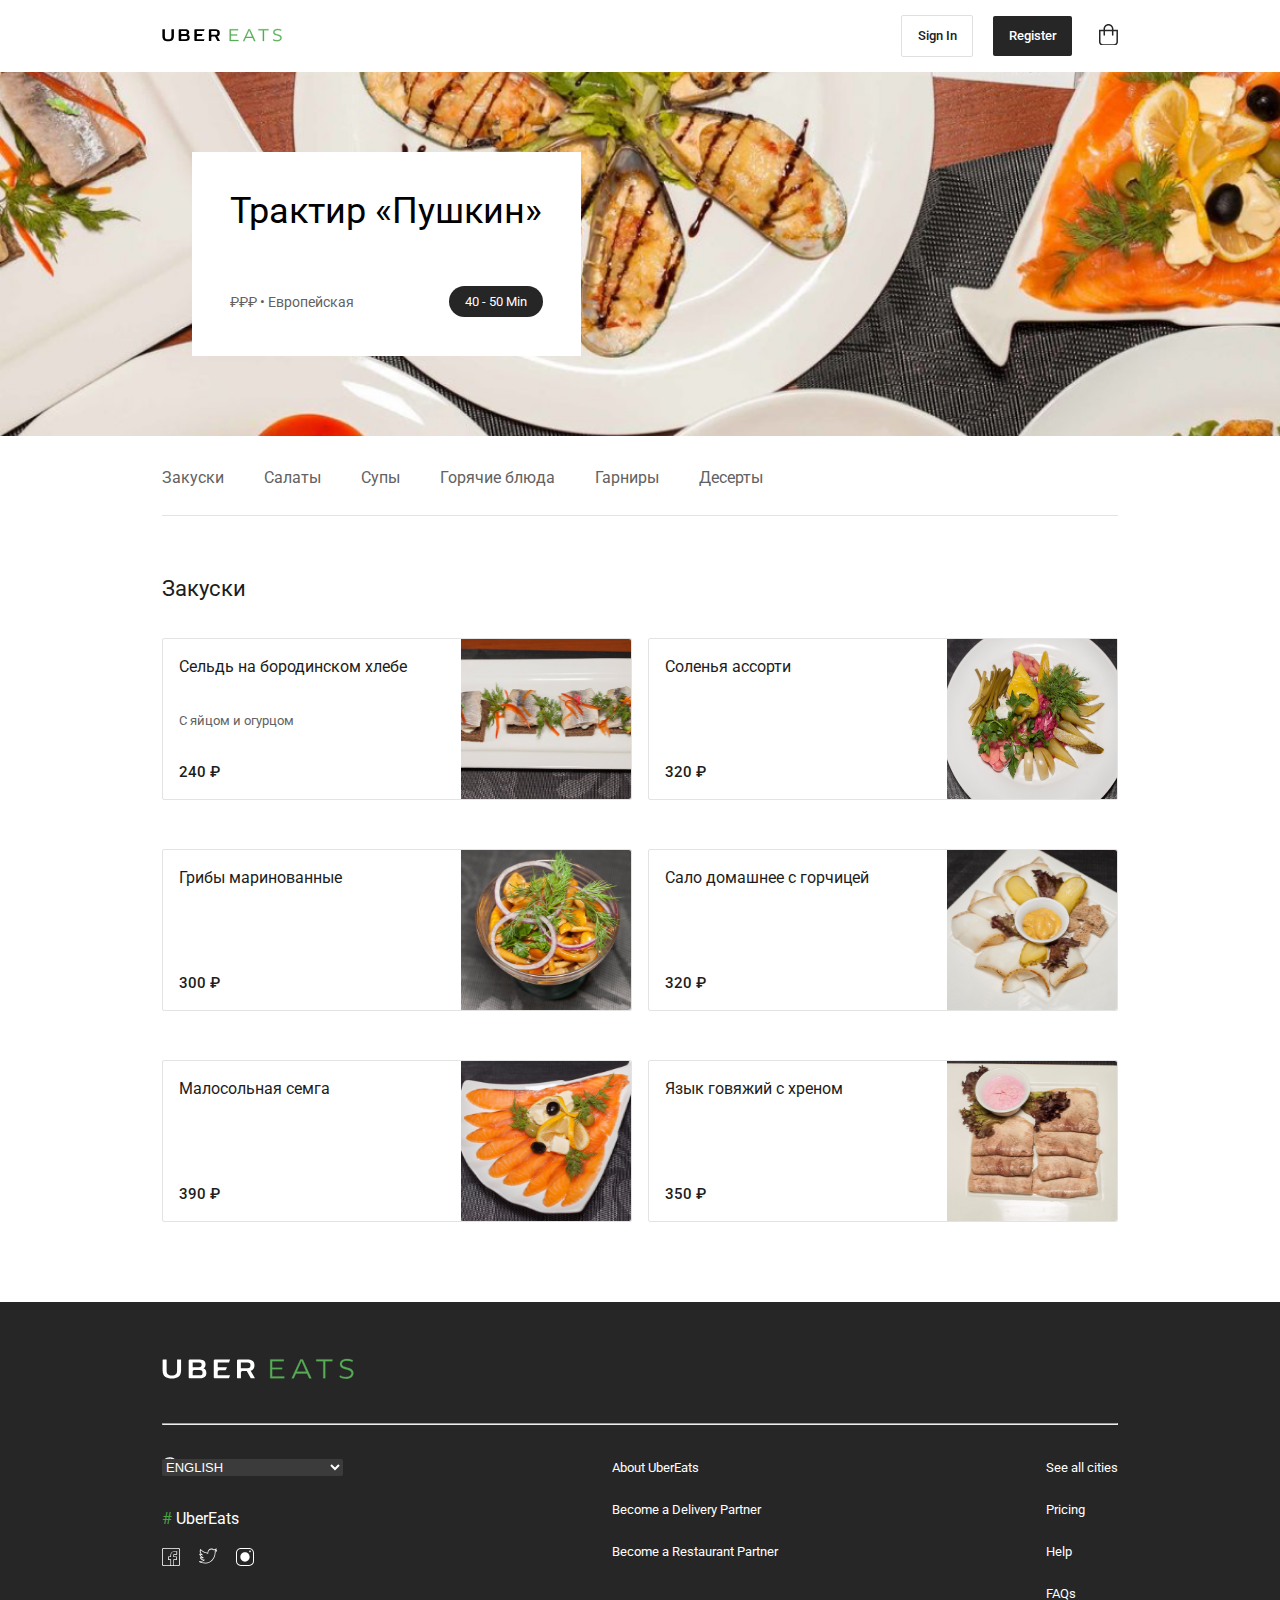
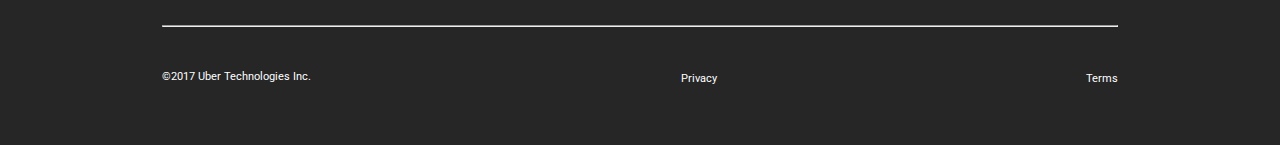
<file: index.html>
<!DOCTYPE html>
<html lang="en">
  <head>
    <meta charset="UTF-8" />
    <meta name="viewport" content="width=device-width, initial-scale=1.0" />
    <link rel="preconnect" href="https://fonts.gstatic.com" />
    <link
      href="https://fonts.googleapis.com/css2?family=Roboto:wght@400;500&display=swap"
      rel="stylesheet"
    />
    <link rel="stylesheet" href="css/style.css" />
    <link rel="stylesheet" href="css/responsive.css" />
    <title>Document</title>
  </head>
  <body>
    <header class="header">
      <div class="container header__container">
        <a href="#"
          ><img class="header__logo" src="images/black-logo.svg" alt="Logo"
        /></a>
        <div class="header__right">
          <button class="btn header__signin-btn">Sign In</button>
          <button class="btn header__reg-btn">Register</button>
          <a href="#"><i class="header__bag-icon"></i></a>
        </div>
      </div>
    </header>
    <main class="content">
      <section class="content__main-dish">
        <div class="content__background">
          <div class="dish-info content__dish-info">
            <h2 class="dish-info__title">Трактир «Пушкин»</h2>
            <div class="dish-info__details">
              <span class="dish-info__price">₽₽₽ • Европейская</span>
              <span class="dish-info__time">40 - 50 Min</span>
            </div>
          </div>
        </div>
      </section>
      <section class="content__nav">
        <nav class="container content__nav-menu">
          <ul class="content__nav-list">
            <li><a class="content__nav-item" href="#">Закуски</a></li>
            <li><a class="content__nav-item" href="#">Салаты</a></li>
            <li><a class="content__nav-item" href="#">Супы</a></li>
            <li><a class="content__nav-item" href="#">Горячие блюда</a></li>
            <li><a class="content__nav-item" href="#">Гарниры</a></li>
            <li><a class="content__nav-item" href="#">Десерты</a></li>
          </ul>
        </nav>
      </section>
      <section class="container content__menu">
        <h2 class="content__menu-title">Закуски</h2>
        <div class="content__menu-item">
          <div class="menu-item content__menu-item1">
            <div class="content__menu-description">
              <h3 class="content__dish-name">Сельдь на бородинском хлебе</h3>
              <p class="content__dish-ingredients">С яйцом и огурцом</p>
              <p class="content__dish-price">240 ₽</p>
            </div>
            <img src="images/menu1.png" alt="Photo of the dish" />
          </div>
          <div class="menu-item content__menu-item2">
            <div class="content__menu-description">
              <h3 class="content__dish-name">Соленья ассорти</h3>
              <p class="content__dish-price">320 ₽</p>
            </div>
            <img src="images/menu2.png" alt="Photo of the dish" />
          </div>
          <div class="menu-item content__menu-item3">
            <div class="content__menu-description">
              <h3 class="content__dish-name">Грибы маринованные</h3>
              <p class="content__dish-price">300 ₽</p>
            </div>
            <img src="images/menu3.png" alt="Photo of the dish" />
          </div>
          <div class="menu-item content__menu-item4">
            <div class="content__menu-description">
              <h3 class="content__dish-name">Сало домашнее с горчицей</h3>
              <p class="content__dish-price">320 ₽</p>
            </div>
            <img src="images/menu4.png" alt="Photo of the dish" />
          </div>
          <div class="menu-item content__menu-item5">
            <div class="content__menu-description">
              <h3 class="content__dish-name">Малосольная семга</h3>
              <p class="content__dish-price">390 ₽</p>
            </div>
            <img src="images/menu5.png" alt="Photo of the dish" />
          </div>
          <div class="menu-item content__menu-item6">
            <div class="content__menu-description">
              <h3 class="content__dish-name">Язык говяжий с хреном</h3>
              <p class="content__dish-price">350 ₽</p>
            </div>
            <img src="images/menu6.png" alt="Photo of the dish" />
          </div>
        </div>
      </section>
    </main>
    <footer class="footer">
      <div class="container">
        <div class="footer__logo">
          <a href="#"
            ><img class="header__logo" src="images/white-logo.svg" alt="Logo"
          /></a>
        </div>
        <hr />
        <section class="footer__content container">
          <div class="footer__content-left">
            <div class="footer__custom-select">
              <select class="footer__select-lang" name="dropdown" id="select">
                <option value="English">English</option>
                <option value="Russian">Russian</option>
                <option value="Kyrgyz">Kyrgyz</option>
              </select>
            </div>
            <p class="footer__hashtag">
              <span class="footer__hash">#</span> UberEats
            </p>
            <a href="#"><i class="social-icon footer__social-fb"></i></a>
            <a href="#"><i class="social-icon footer__social-twitter"></i></a>
            <a href="#"><i class="social-icon footer__social-insta"></i></a>
          </div>
          <div class="footer__content-center">
            <ul class="footer__list">
              <li><a class="footer__list-item" href="#">About UberEats</a></li>
              <li>
                <a class="footer__list-item" href="#"
                  >Become a Delivery Partner</a
                >
              </li>
              <li>
                <a class="footer__list-item" href="#"
                  >Become a Restaurant Partner</a
                >
              </li>
            </ul>
          </div>
          <div class="footer__content-right">
            <ul class="footer__list">
              <li><a class="footer__list-item" href="#">See all cities</a></li>
              <li><a class="footer__list-item" href="#">Pricing</a></li>
              <li><a class="footer__list-item" href="#">Help</a></li>
              <li><a class="footer__list-item" href="#">FAQs</a></li>
            </ul>
          </div>
        </section>
        <hr />
        <section class="footer__copyright">
          <p class="footer__copyrigh-link">&copy;2017 Uber Technologies Inc.</p>
          <p><a class="footer__copyrigh-link" href="#">Privacy</a></p>
          <p><a class="footer__copyrigh-link" href="#">Terms</a></p>
        </section>
      </div>
    </footer>
  </body>
</html>
</file>
<file: css/style.css>
* {
  margin: 0;
  padding: 0;
  box-sizing: border-box;
}
body,
button {
  font-family: "Roboto", sans-serif;
}
/* header */
.container {
  max-width: 956px;
  width: 100%;
  margin: 0 auto;
}
.header__container {
  display: flex;
  justify-content: space-between;
  align-items: center;
  height: 72px;
}
.btn {
  font-weight: 500;
  font-size: 13px;
  line-height: 24px;
  padding: 8px 15.5px;
  border-radius: 2px;
}
.btn:hover {
  background: #57ad56;
  color: #ffffff;
  border: none;
  cursor: pointer;
}
.header__signin-btn {
  color: #1d1d1d;
  border: 1px solid #e0e0e0;
  background: none;
  margin-right: 16px;
}
.header__reg-btn {
  color: #ffffff;
  background: #262626;
  margin-right: 27px;
  border: none;
}
.header__bag-icon {
  background: url(../images/bag-icon.svg) no-repeat;
  display: block;
  width: 19px;
  height: 22px;
  float: right;
  margin-top: 8px;
}
.header__bag-icon:hover {
  filter: invert(61%) sepia(16%) saturate(1297%) hue-rotate(71deg)
    brightness(93%) contrast(96%);
}
/* main */
/* main-dish section */
.content {
  margin-bottom: 80px;
}
.content__background {
  background-image: url(../images/main.png);
  width: 100%;
  height: 364px;
  background-size: cover;
  background-repeat: no-repeat;
  background-position: center;
  position: relative;
}
.content__dish-info {
  background: white;
  width: 389px;
  height: 204px;
  position: absolute;
  top: 22%;
  left: 15%;
  padding: 38px;
}
.dish-info__title {
  font-size: 36px;
  line-height: 42px;
  font-weight: 400;
}
.dish-info__details {
  display: flex;
  justify-content: space-between;
  align-items: center;
  margin-top: 54px;
}
.dish-info__price {
  font-size: 14px;
  line-height: 16px;
  color: #626262;
  font-weight: 400;
}
.dish-info__time {
  font-size: 13px;
  line-height: 15px;
  font-weight: 400;
  color: #ffffff;
  background: #262626;
  border-radius: 16px;
  padding: 8px 16px;
}
/* nav section */
.content__nav-menu {
  height: 80px;
  padding-top: 32px;
  border-bottom: 1px solid rgba(117, 117, 117, 0.2);
  margin-bottom: 56px;
}
.content__nav-list {
  list-style-type: none;
}
.content__nav-item {
  text-decoration: none;
  color: #626262;
  float: left;
  margin-right: 40px;
}
/* menu section */
.content__menu-title {
  font-size: 22px;
  line-height: 34px;
  color: #1d1d1d;
  font-weight: 400;
  margin-bottom: 32px;
}
.content__menu-item {
  display: grid;
  grid-template-columns: 1fr 1fr;
  grid-template-rows: repeat(3, 1fr);
  gap: 49px 16px;
}
.menu-item {
  display: flex;
  justify-content: space-between;
  border: 1px solid rgba(117, 117, 117, 0.2);
  border-radius: 2px;
}
.content__menu-description {
  padding-top: 16px;
  padding-left: 16px;
  display: flex;
  flex-direction: column;
  justify-content: space-between;
}
.content__dish-name {
  font-size: 16px;
  line-height: 24px;
  color: #1d1d1d;
  font-weight: 400;
}
.content__dish-ingredients {
  font-size: 13px;
  line-height: 21px;
  color: #626262;
}
.content__dish-price {
  font-weight: 500;
  font-size: 15px;
  line-height: 21px;
  color: #1d1d1d;
  margin-bottom: 16px;
}
/* footer */
.footer {
  background: #262626;
  height: 443px;
  padding-top: 56px;
}
.footer__logo {
  border-bottom: 1px rgba(255, 255, 255, 0.4);
  margin-bottom: 40px;
}
.footer__content {
  display: flex;
  justify-content: space-between;
  margin-top: 32px;
}
.footer__hash {
  font-size: 16px;
  line-height: 19px;
  color: #49a144;
}
.footer__hashtag {
  font-size: 16px;
  line-height: 19px;
  font-weight: 400;
  color: #ffffff;
  margin-bottom: 20px;
}
.social-icon {
  width: 18px;
  height: 18px;
  display: block;
  float: left;
  margin-right: 19px;
}
.footer__social-fb {
  background: url(../images/fb-icon.svg) no-repeat;
}
.footer__social-twitter {
  background: url(../images/twitter-icon.svg) no-repeat;
}
.footer__social-insta {
  background: url(../images/insta-icon.svg) no-repeat;
}
.footer__list {
  list-style-type: none;
}
.footer__list li {
  margin-bottom: 23px;
}
.footer__list-item {
  font-size: 13px;
  line-height: 15px;
  font-weight: 400;
  text-decoration: none;
  color: #ffffff;
}
.footer__custom-select {
  background: url(../images/lang-icon.svg);
  background-repeat: no-repeat;
  background-size: 15.72px;
  display: inline-block;
  margin-bottom: 33px;
}
.footer__select-lang {
  background: #3b3b3b;
  border-radius: 2px;
  font-size: 13px;
  line-height: 15px;
  color: #ffffff;
  text-transform: uppercase;
  padding-right: 103px;
  border: none;
}
.footer__copyright {
  display: flex;
  justify-content: space-between;
  align-items: center;
  margin-top: 40px;
}
.footer__copyrigh-link {
  text-decoration: none;
  font-size: 11px;
  line-height: 13px;
  color: #ffffff;
}
</file>
<file: css/responsive.css>
/* 577px - 768px for tablet */
@media (min-width: 577px) and (max-width: 768px) {
  .content__menu-item {
    display: grid;
    grid-template-columns: 1fr;
    grid-template-rows: repeat(6, 1fr);
    gap: 32px 8px;
  }
}
/* 0 - 576px for mobile devices*/
@media (max-width: 576px) {
  .header__bag-icon,
  .content__nav {
    display: none;
  }
  .content__menu-item {
    display: grid;
    grid-template-columns: 1fr;
    grid-template-rows: repeat(6, 1fr);
    gap: 0;
  }
  .content__menu-title {
    text-align: center;
    margin-top: 56px;
  }
  .dish-info__details {
    display: flex;
    flex-direction: column;
    margin-top: 54px;
  }
  .content__dish-info {
    top: 43%;
    left: 0;
  }
  .dish-info__price {
    margin-bottom: 16px;
  }
  .footer {
    height: 769px;
  }
  .footer__content {
    display: flex;
    flex-direction: column;
  }
  .footer__copyright {
    display: flex;
    flex-direction: column;
    align-items: start;
  }
  .footer__copyright p {
    margin-bottom: 24px;
  }
}
</file>
